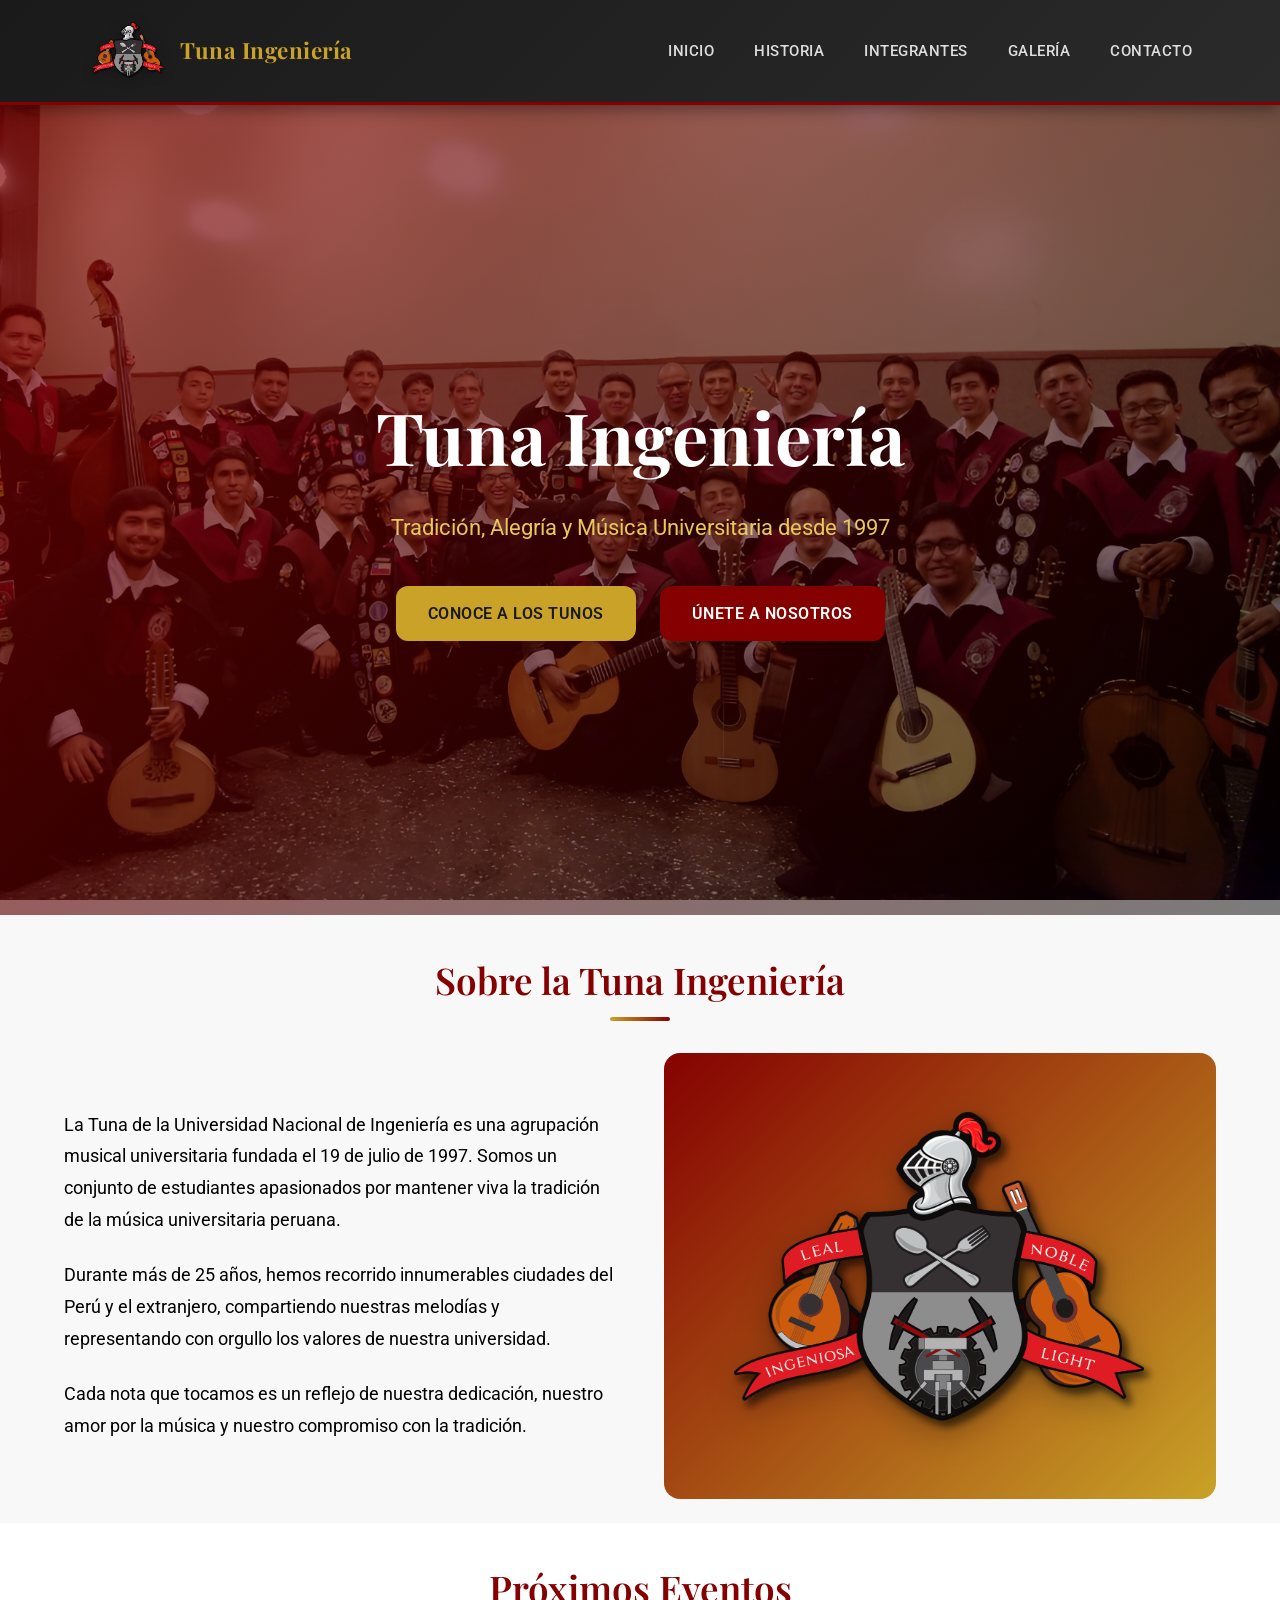
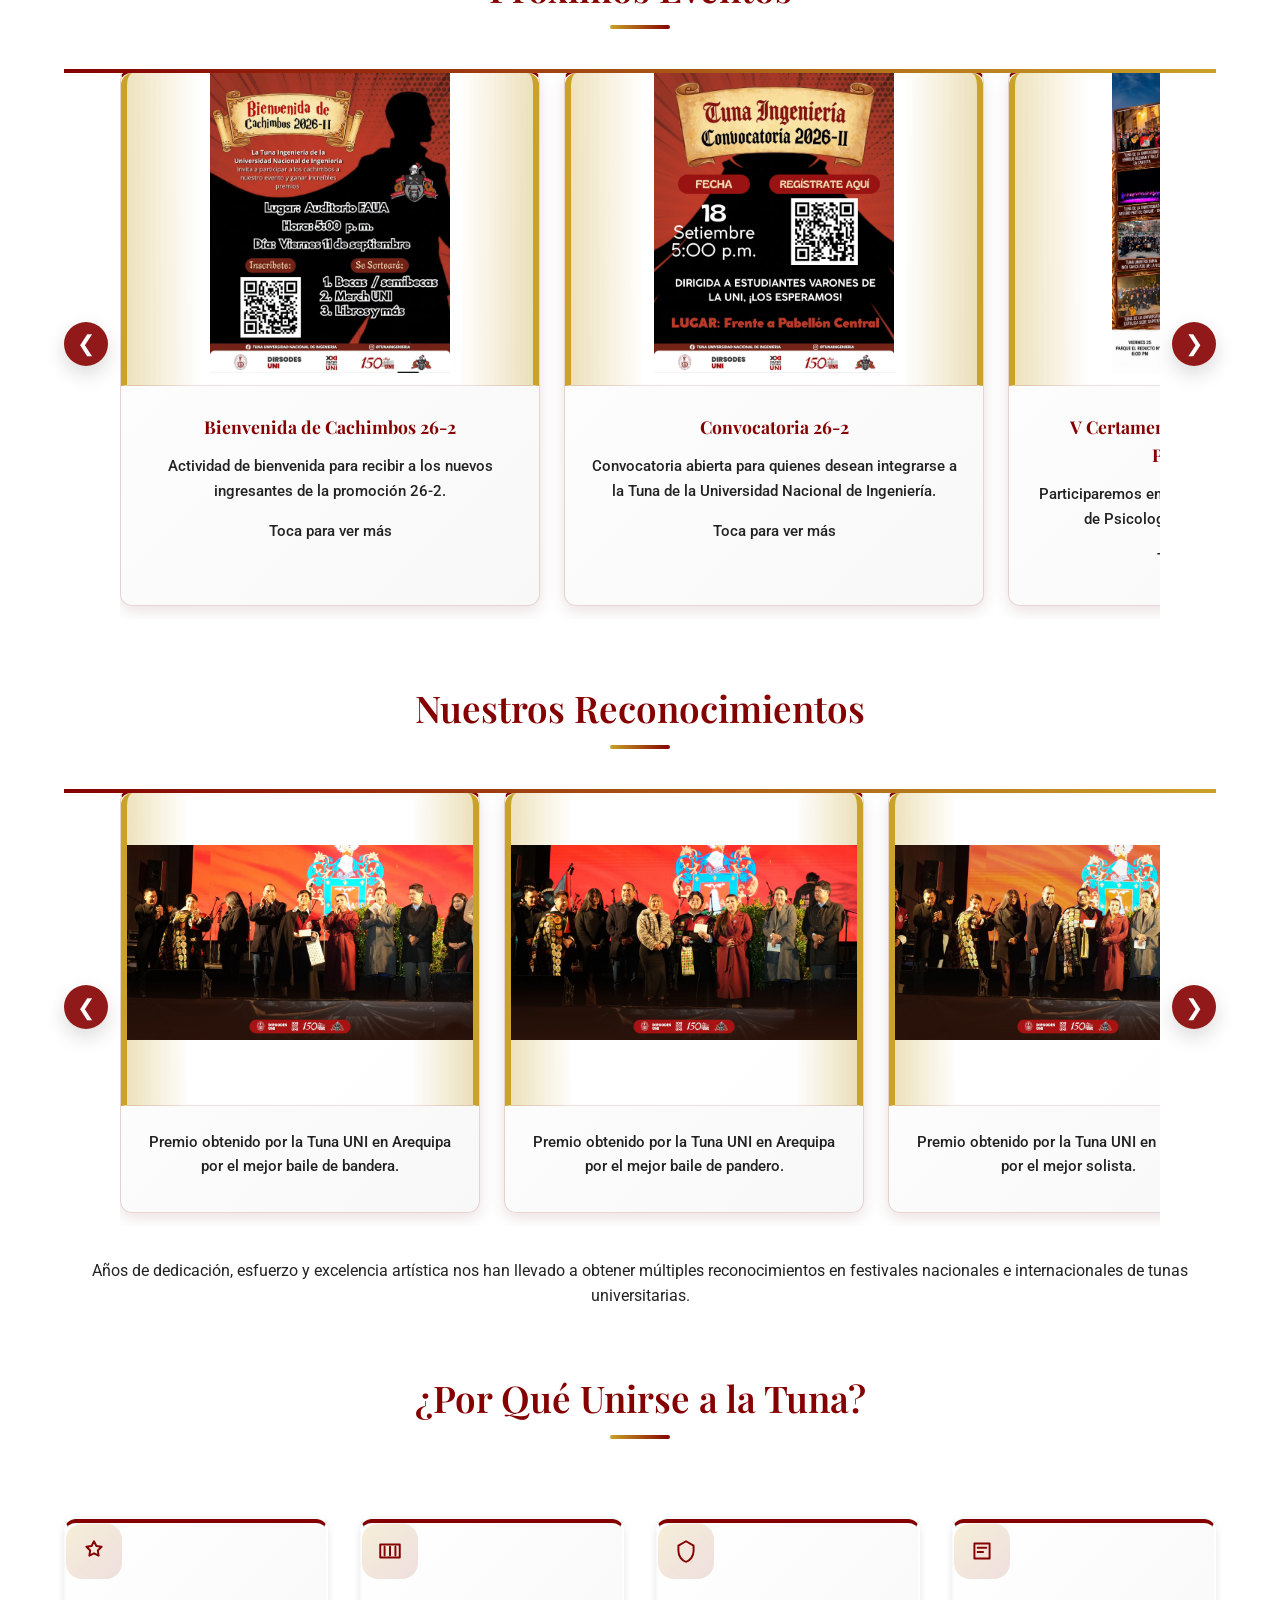
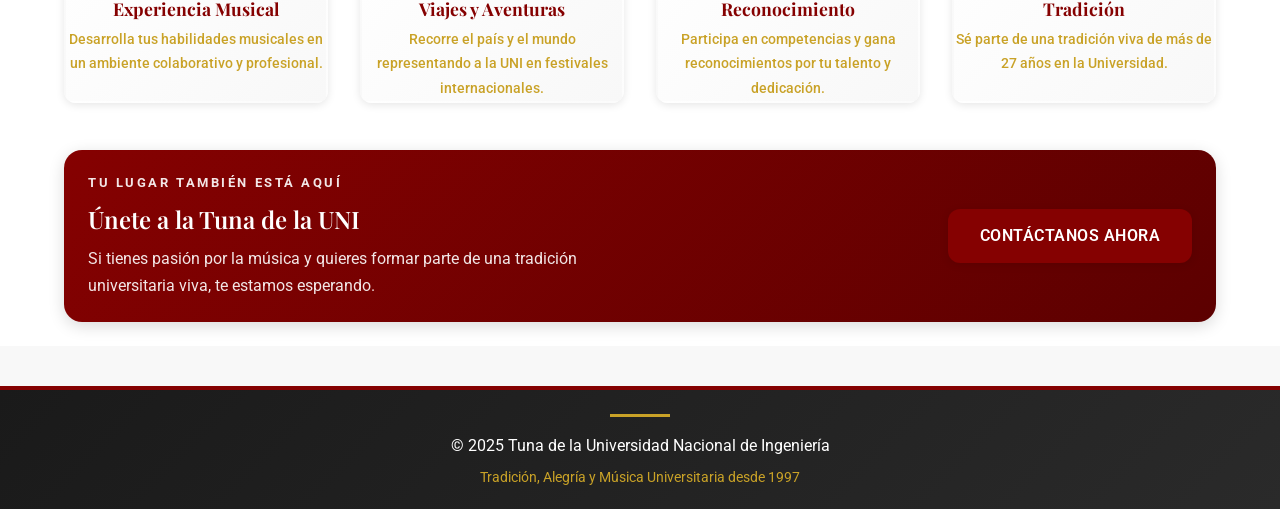
<file: index.html>
<!DOCTYPE html>
<html lang="es">
<head>
  <meta charset="UTF-8">
  <meta name="viewport" content="width=device-width, initial-scale=1.0">
  <title>Tuna Ingenieria | Tradición y Música Universitaria</title>
  
  <!-- Estilos CSS -->
  <link rel="stylesheet" href="css/styles.css">
  <link rel="stylesheet" href="css/header.css">
  <link rel="stylesheet" href="css/premios.css">
  
  <!-- Google Fonts -->
  <link href="https://fonts.googleapis.com/css2?family=Playfair+Display:wght@600;700&family=Roboto:wght@400;500;700&display=swap" rel="stylesheet">
  
  <!-- Scripts -->
  <script src="js/header.js" defer></script>
  <script src="js/gallery-data.js"></script>
  <script src="js/premios.js" defer></script>
</head>
<body>
  <!-- Header dinámico -->
  <div class="header-placeholder"></div>

  <!-- ==================== HERO SECTION ==================== -->
  <section id="inicio" class="hero">
    <div class="hero-overlay">
      <div class="hero-content">
        <h1 style="font-size: clamp(2.5rem, 8vw, 4.5rem); margin-bottom: 1rem; font-weight: 700;">Tuna Ingeniería</h1>
        <p style="font-size: clamp(1rem, 3vw, 1.4rem); color: #e6c85d; margin-bottom: 2.5rem;">Tradición, Alegría y Música Universitaria desde 1997</p>
        <div class="hero-actions">
          <a href="integrantes.html" class="btn btn-secondary">Conoce a los Tunos</a>
          <a href="#unirse-cta" class="btn" data-scroll-target="#unirse-cta">Únete a Nosotros</a>
        </div>
      </div>
    </div>
  </section>

  <!-- ==================== SECCIÓN: SOBRE LA TUNA ==================== -->
  <section id="sobre" class="section">
    <div class="container">
      <h2>Sobre la Tuna Ingeniería</h2>
      <div style="display: grid; grid-template-columns: 1fr 1fr; gap: 3rem; align-items: center; margin-top: 2rem;">
        <div>
          <p style="font-size: 1.1rem; line-height: 1.8; color: #000; margin-bottom: 1.5rem;">
            La Tuna de la Universidad Nacional de Ingeniería es una agrupación musical universitaria fundada el 19 de julio de 1997. 
            Somos un conjunto de estudiantes apasionados por mantener viva la tradición de la música universitaria peruana.
          </p>
          <p style="font-size: 1.1rem; line-height: 1.8; color: #000; margin-bottom: 1.5rem;">
            Durante más de 25 años, hemos recorrido innumerables ciudades del Perú y el extranjero, compartiendo nuestras melodías 
            y representando con orgullo los valores de nuestra universidad.
          </p>
          <p style="font-size: 1.1rem; line-height: 1.8; color: #000;">
            Cada nota que tocamos es un reflejo de nuestra dedicación, nuestro amor por la música y nuestro compromiso con la tradición.
          </p>
        </div>
        <div style="background: linear-gradient(135deg, var(--primary-color), var(--accent-gold)); border-radius: 16px; padding: 3rem; color: white; text-align: center; display: flex; align-items: center; justify-content: center; min-height: 400px;">
          <img src="img/branding/logotuna.png" alt="Escudo Tuna UNI" style="max-width: 100%; height: auto; max-height: 350px; filter: drop-shadow(0 8px 16px rgba(0,0,0,0.3));">
        </div>
      </div>
    </div>
  </section>

  <!-- ==================== SECCIÓN: PRÓXIMOS EVENTOS ==================== -->
  <section id="eventos" class="section bg-light">
    <div class="container">
      <h2>Próximos Eventos</h2>
      <div class="event-slider-wrap">
        <button class="event-slider-btn prev" aria-label="Evento anterior">❮</button>
        <div class="event-list" aria-label="Lista de próximos eventos">
          <article class="card event-card" data-event="bienvenida-cachimbos" data-image="img/eventos/BienvenidaCachimbos26-2.jpeg">
            <div class="event-card-media">
              <img src="img/eventos/BienvenidaCachimbos26-2.jpeg" alt="Bienvenida de Cachimbos 26-2">
            </div>
            <div class="event-card-body">
              <h3>Bienvenida de Cachimbos 26-2</h3>
              <p>Actividad de bienvenida para recibir a los nuevos ingresantes de la promoción 26-2.</p>
              <p class="event-card-more">Toca para ver más</p>
            </div>
          </article>

          <article class="card event-card" data-event="festival-nacional" data-image="img/eventos/Convocatoria262.jpeg">
            <div class="event-card-media">
              <img src="img/eventos/Convocatoria262.jpeg" alt="Convocatoria 2026-II de la Tuna Ingeniería">
            </div>
            <div class="event-card-body">
              <h3>Convocatoria 26-2</h3>
              <p>Convocatoria abierta para quienes desean integrarse a la Tuna de la Universidad Nacional de Ingeniería.</p>
              <p class="event-card-more">Toca para ver más</p>
            </div>
          </article>

          <article class="card event-card" data-event="certamen-psicologia-uigv" data-image="img/eventos/CertamenPsicologiaGarcilazo.jpeg">
            <div class="event-card-media">
              <img src="img/eventos/CertamenPsicologiaGarcilazo.jpeg" alt="V Certamen Internacional de Tunas Psicología UIGV">
            </div>
            <div class="event-card-body">
              <h3>V Certamen Internacional de Tunas | Psicología UIGV</h3>
              <p>Participaremos en el certamen internacional de tunas de Psicología UIGV, en Miraflores, Lima.</p>
              <p class="event-card-more">Toca para ver más</p>
            </div>
          </article>

          <article class="card event-card" data-event="fituni" data-image="img/eventos/proximamente-fituni.svg">
            <div class="event-card-media">
              <img src="img/eventos/proximamente-fituni.svg" alt="FITUNI proximamente">
            </div>
            <div class="event-card-body">
              <h3>FITUNI</h3>
              <p>Participación de la Tuna UNI en el Festival Internacional de Tunas Universitarias 2026.</p>
              <p class="event-card-more">Toca para ver más</p>
            </div>
          </article>
        </div>
        <button class="event-slider-btn next" aria-label="Siguiente evento">❯</button>
      </div>
    </div>
  </section>

  <!-- ==================== SECCIÓN: RECONOCIMIENTOS ==================== -->
  <section id="galeria" class="section bg-light">
    <div class="container">
      <h2>Nuestros Reconocimientos</h2>
      <div class="event-slider-wrap recognition-slider-wrap">
        <button class="event-slider-btn prev" aria-label="Reconocimiento anterior">❮</button>
        <div class="event-list recognition-list" aria-label="Lista de reconocimientos"></div>
        <button class="event-slider-btn next" aria-label="Siguiente reconocimiento">❯</button>
      </div>

      <p style="text-align: center; color: #222; margin-top: 2rem; font-size: 1rem;">
        Años de dedicación, esfuerzo y excelencia artística nos han llevado a obtener múltiples reconocimientos 
        en festivales nacionales e internacionales de tunas universitarias.
      </p>
    </div>
  </section>

  <!-- ==================== SECCIÓN: POR QUÉ UNIRSE ==================== -->
  <section id="unirse" class="section bg-light" data-final-section="true">
    <div class="container">
      <h2>¿Por Qué Unirse a la Tuna?</h2>
      <div class="card-grid" style="margin-top: 3rem;">
        <div class="card join-card">
          <div class="join-icon" aria-hidden="true">
            <svg viewBox="0 0 24 24"><path d="M12 3l2.2 4.4 4.8.7-3.5 3.4.8 4.8-4.3-2.2-4.3 2.2.8-4.8-3.5-3.4 4.8-.7L12 3z"/></svg>
          </div>
          <h3>Experiencia Musical</h3>
          <p>Desarrolla tus habilidades musicales en un ambiente colaborativo y profesional.</p>
        </div>

        <div class="card join-card">
          <div class="join-icon" aria-hidden="true">
            <svg viewBox="0 0 24 24"><path d="M3 6h18v12H3zM7 8v8m5-8v8m5-8v8"/></svg>
          </div>
          <h3>Viajes y Aventuras</h3>
          <p>Recorre el país y el mundo representando a la UNI en festivales internacionales.</p>
        </div>

        <div class="card join-card">
          <div class="join-icon" aria-hidden="true">
            <svg viewBox="0 0 24 24"><path d="M12 3l7 4v5c0 4.7-3.1 8.9-7 10-3.9-1.1-7-5.3-7-10V7l7-4z"/></svg>
          </div>
          <h3>Reconocimiento</h3>
          <p>Participa en competencias y gana reconocimientos por tu talento y dedicación.</p>
        </div>

        <div class="card join-card">
          <div class="join-icon" aria-hidden="true">
            <svg viewBox="0 0 24 24"><path d="M5 5h14v14H5zM8 9h8M8 13h5"/></svg>
          </div>
          <h3>Tradición</h3>
          <p>Sé parte de una tradición viva de más de 27 años en la Universidad.</p>
        </div>

      </div>

      <div id="unirse-cta" class="join-cta-panel">
        <div>
          <p class="join-cta-eyebrow">Tu lugar también está aquí</p>
          <h3>Únete a la Tuna de la UNI</h3>
          <p>Si tienes pasión por la música y quieres formar parte de una tradición universitaria viva, te estamos esperando.</p>
        </div>
        <a href="contacto.html" class="btn">Contáctanos Ahora</a>
      </div>
    </div>
  </section>

  <!-- ==================== MODAL DE EVENTO ==================== -->
  <div id="event-modal-overlay" class="event-modal-overlay" aria-hidden="true">
    <div class="event-modal" role="dialog" aria-modal="true" aria-labelledby="event-modal-title">
      <button id="event-modal-close" class="event-modal-close" aria-label="Cerrar">✕</button>
      <div class="event-modal-media">
        <img id="event-modal-image" src="img/fondos/Calidad.jpg" alt="Imagen del evento">
      </div>
      <div class="event-modal-body">
        <p id="event-modal-badge" class="event-modal-badge">Próximo evento</p>
        <h3 id="event-modal-title"></h3>
        <p id="event-modal-subtitle" class="event-modal-subtitle"></p>
        <p id="event-modal-description"></p>
        <p id="event-modal-date"></p>
        <p id="event-modal-location"></p>
      </div>
    </div>
  </div>

  <!-- ==================== FOOTER ==================== -->
  <footer class="footer">
    <div class="container">
      <p style="margin-bottom: 0.5rem;">&copy; 2025 Tuna de la Universidad Nacional de Ingeniería</p>
      <p style="font-size: 0.9rem; color: var(--accent-gold);">Tradición, Alegría y Música Universitaria desde 1997</p>
    </div>
  </footer>
</body>
</html>
</file>
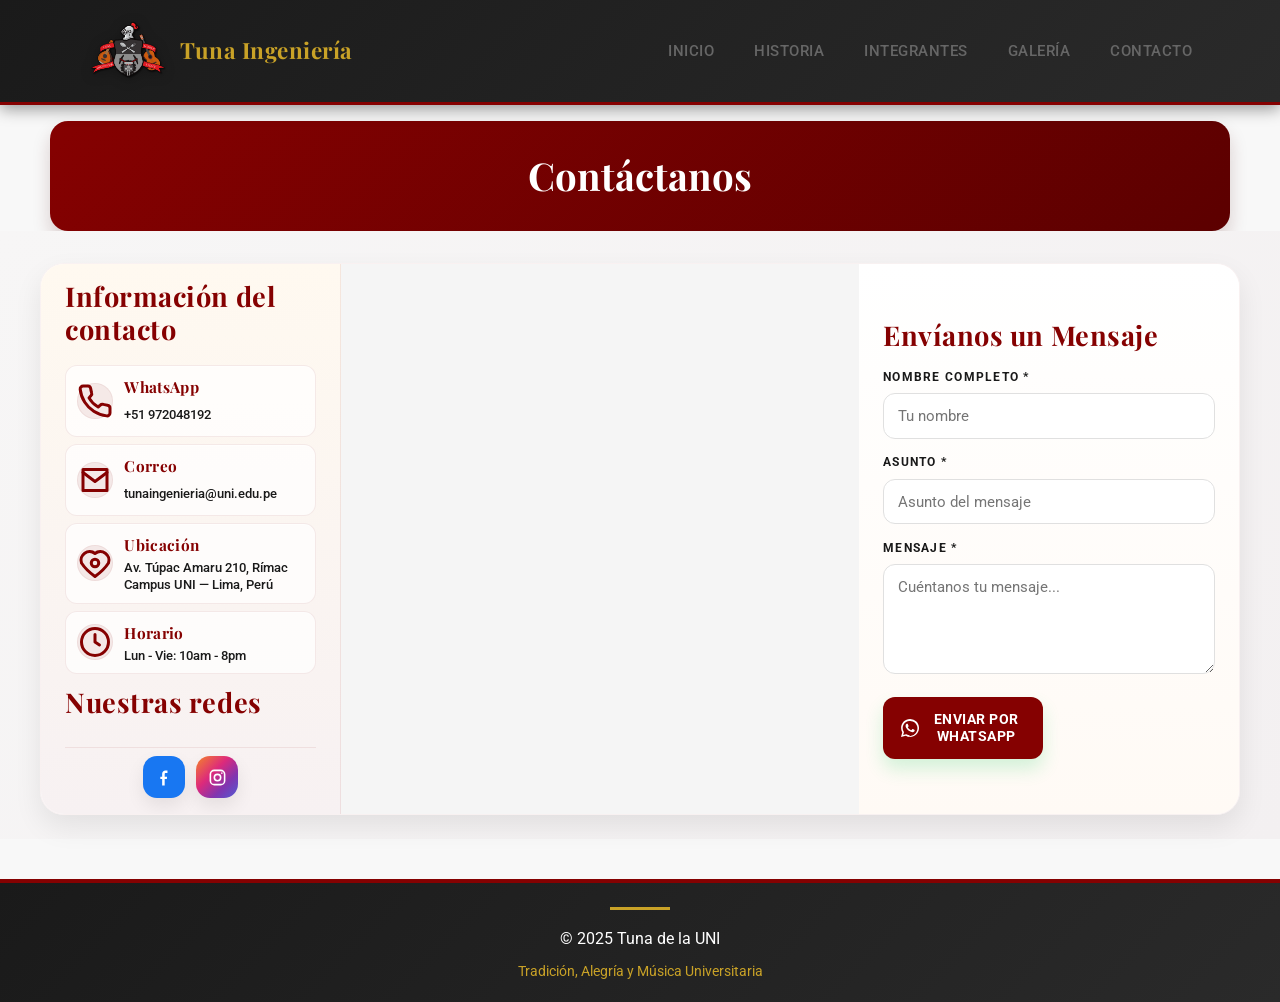
<file: contacto.html>
<!DOCTYPE html>
<html lang="es">
<head>
  <meta charset="UTF-8" />
  <meta name="viewport" content="width=device-width, initial-scale=1.0" />
  <title>Contacto | Tuna UNI</title>

  <!-- Estilos -->
  <script src="js/header.js" defer></script>
  <link rel="stylesheet" href="css/header.css" />
  <link rel="stylesheet" href="css/styles.css" />
  
  <link href="https://fonts.googleapis.com/css2?family=Playfair+Display:wght@600;700&family=Roboto:wght@400;500;700&display=swap" rel="stylesheet">

  <style>
    /* ==================== HEADER IMAGE ==================== */
    .header-image {
      width: min(1180px, calc(100% - 2rem));
      min-height: 110px;
      margin: 1rem auto 0;
      padding: 0.8rem 1rem;
      overflow: hidden;
      background: linear-gradient(135deg, var(--primary-color), var(--primary-dark));
      display: flex;
      align-items: center;
      justify-content: center;
      color: white;
      text-align: center;
      border-radius: 18px;
      box-shadow: 0 10px 18px rgba(84, 16, 16, 0.18);
    }

    .header-image h1 {
      font-size: clamp(1.8rem, 4vw, 2.4rem);
      margin: 0;
      font-weight: 700;
    }

    /* ==================== CONTACT SECTION ==================== */
    .contact-section {
      padding: 2rem 1rem 1.5rem;
      display: flex;
      justify-content: center;
      background: linear-gradient(135deg, #f7f6f6 0%, #f3f0f1 100%);
    }

    .contact-container {
      display: grid;
      grid-template-columns: 300px 1fr 380px;
      max-width: 1200px;
      width: 100%;
      gap: 0;
      background: rgba(255,255,255,0.9);
      border-radius: 24px;
      box-shadow: 0 12px 28px rgba(17, 17, 17, 0.08);
      overflow: hidden;
      border: 1px solid rgba(133, 1, 1, 0.05);
    }

    .contact-info,
    .contact-map,
    .contact-form-wrapper {
      padding: 1.6rem 1.5rem;
    }

    /* ==================== INFORMACIÓN ==================== */
    .contact-info {
      background: linear-gradient(180deg, #fff9f0 0%, #f7f1f2 100%);
      color: var(--text-dark);
      display: flex;
      flex-direction: column;
      justify-content: flex-start;
      gap: 0.45rem;
      border-right: 1px solid rgba(133, 1, 1, 0.08);
      padding-top: 1rem;
      padding-bottom: 1rem;
    }

    .contact-info-title,
    .contact-form-wrapper h2,
    .social-title {
      margin: 0 0 0.8rem;
      font-size: 1.7rem;
      color: var(--primary-color);
      font-weight: 700;
      letter-spacing: 0.02em;
      font-family: 'Playfair Display', serif;
      line-height: 1.2;
    }

    .social-title {
      margin-top: 0.3rem;
      margin-bottom: 0.55rem;
    }

    .info-item {
      display: flex;
      gap: 0.7rem;
      align-items: center;
      background: rgba(255, 255, 255, 0.7);
      border: 1px solid rgba(133, 1, 1, 0.08);
      border-radius: 12px;
      padding: 0.56rem 0.7rem;
      box-shadow: inset 0 1px 0 rgba(255,255,255,0.4);
    }

    .info-item .icon {
      width: 36px;
      height: 36px;
      border-radius: 50%;
      background: rgba(133, 1, 1, 0.08);
      color: var(--primary-color);
      display: flex;
      align-items: center;
      justify-content: center;
      font-size: 1rem;
      flex-shrink: 0;
      box-shadow: inset 0 0 0 1px rgba(133, 1, 1, 0.06);
    }

    .info-item h4 {
      font-size: 0.96rem;
      margin: 0 0 0.1rem;
      font-weight: 700;
      color: var(--primary-color);
      letter-spacing: 0.02rem;
      font-family: 'Playfair Display', serif;
    }

    .info-item p,
    .info-item a {
      font-size: 0.8rem;
      margin: 0;
      color: var(--text-dark);
      line-height: 1.35;
      font-weight: 500;
      font-family: 'Roboto', sans-serif;
    }

    .info-item a {
      text-decoration: none;
      transition: opacity 0.2s ease;
    }

    .info-item a:hover {
      opacity: 0.8;
    }

    .social-rail {
      display: flex;
      align-items: center;
      justify-content: center;
      gap: 0.7rem;
      margin-top: 0.8rem;
      padding-top: 0.5rem;
      border-top: 1px solid rgba(133, 1, 1, 0.08);
    }

    .social-mini {
      width: 42px;
      height: 42px;
      border-radius: 14px;
      display: inline-flex;
      align-items: center;
      justify-content: center;
      text-decoration: none;
      transition: transform 0.25s ease, box-shadow 0.25s ease;
      box-shadow: 0 8px 18px rgba(17, 17, 17, 0.08);
    }

    .social-mini:hover {
      transform: translateY(-2px);
    }

    .social-mini.facebook {
      background: #1877F2;
      color: #fff;
    }

    .social-mini.instagram {
      background: linear-gradient(135deg, #f58529 0%, #dd2a7b 40%, #8134af 70%, #515bd4 100%);
      color: #fff;
    }

    .social-mini svg {
      width: 19px;
      height: 19px;
      display: block;
    }

    /* ==================== MAPA ==================== */
    .contact-map {
      padding: 0;
      overflow: hidden;
      min-height: 320px;
      background: #f5f5f5;
    }

    .contact-map iframe {
      width: 100%;
      height: 100%;
      min-height: 320px;
      border: none;
      display: block;
      filter: grayscale(0.1) contrast(1.05);
    }

    /* ==================== FORMULARIO ==================== */
    .contact-form-wrapper {
      display: flex;
      flex-direction: column;
      justify-content: center;
      background: linear-gradient(180deg, #ffffff 0%, #fffaf5 100%);
    }

    .contact-form-wrapper h2 {
      font-size: 1.7rem;
      color: var(--primary-color);
      margin: 0 0 1rem;
      font-weight: 700;
    }

    .contact-form {
      display: flex;
      flex-direction: column;
      gap: 0.9rem;
    }

    .form-group {
      display: flex;
      flex-direction: column;
    }

    .form-group label {
      font-size: 0.76rem;
      font-weight: 700;
      color: var(--text-dark);
      margin-bottom: 0.38rem;
      text-transform: uppercase;
      letter-spacing: 0.08rem;
    }

    .contact-form input,
    .contact-form textarea {
      padding: 0.8rem 0.9rem;
      border: 1.5px solid var(--border-color);
      border-radius: 12px;
      background: var(--bg-white);
      font-size: 0.92rem;
      font-family: 'Roboto', sans-serif;
      color: var(--text-dark);
      transition: var(--transition);
    }

    .contact-form input:focus,
    .contact-form textarea:focus {
      outline: none;
      border-color: var(--primary-color);
      box-shadow: 0 0 0 4px rgba(133, 1, 1, 0.08);
    }

    .contact-form textarea {
      resize: vertical;
      min-height: 110px;
    }

    .form-error {
      border-color: #e74c3c !important;
    }

    .error-message {
      color: #e74c3c;
      font-size: 0.8rem;
      margin-top: 0.3rem;
      display: none;
    }

    .error-message.show {
      display: block;
    }

    .contact-actions {
      display: grid;
      grid-template-columns: 1fr 1fr;
      gap: 0.8rem;
      margin-top: 0.5rem;
    }

    .contact-form button,
    .btn-whatsapp {
      display: inline-flex;
      align-items: center;
      justify-content: center;
      gap: 0.55rem;
      padding: 0.9rem 1.1rem;
      border: none;
      border-radius: var(--radius-md);
      cursor: pointer;
      font-size: 0.9rem;
      font-weight: 700;
      transition: var(--transition);
      text-transform: uppercase;
      letter-spacing: 0.5px;
      text-decoration: none;
      font-family: 'Roboto', sans-serif;
    }

    .contact-form button {
      background: var(--primary-color);
      color: white;
    }

    .contact-form button:hover {
      background: var(--primary-dark);
      transform: translateY(-2px);
      box-shadow: var(--shadow-md);
    }

    .contact-form button:active {
      transform: translateY(0);
    }

    .btn-whatsapp {
      background: #25D366;
      color: white;
      box-shadow: 0 10px 18px rgba(37, 211, 102, 0.2);
    }

    .btn-whatsapp:hover {
      background: #20ba5a;
      transform: translateY(-2px);
      box-shadow: 0 12px 22px rgba(37, 211, 102, 0.28);
    }

    .btn-whatsapp svg {
      width: 18px;
      height: 18px;
      display: block;
      flex-shrink: 0;
    }

    .success-message {
      background: #2ecc71;
      color: white;
      padding: 1rem;
      border-radius: var(--radius-md);
      margin-bottom: 1rem;
      display: none;
    }

    .success-message.show {
      display: block;
      animation: slideInDown 0.3s ease;
    }

    @keyframes slideInDown {
      from {
        opacity: 0;
        transform: translateY(-20px);
      }
      to {
        opacity: 1;
        transform: translateY(0);
      }
    }

    /* ==================== RESPONSIVE ==================== */
    @media (max-width: 1024px) {
      .contact-container {
        grid-template-columns: 1fr;
      }

      .contact-info,
      .contact-map,
      .contact-form-wrapper {
        padding: 2.5rem;
      }
    }

    @media (max-width: 768px) {
      .header-image h1 {
        font-size: 1.8rem;
      }

      .contact-info,
      .contact-map,
      .contact-form-wrapper {
        padding: 2rem 1.5rem;
      }

      .contact-map iframe {
        min-height: 300px;
      }
    }

    @media (max-width: 480px) {
      .contact-info {
        gap: 2rem;
      }

      .contact-actions {
        grid-template-columns: 1fr;
      }

      .contact-form input,
      .contact-form textarea {
        font-size: 16px;
      }
    }
  </style>
</head>

<body>
  <!-- Header cargado desde archivo -->
  <div class="header-placeholder"></div>

  <!-- Header Image -->
  <div class="header-image">
    <h1>Contáctanos</h1>
  </div>

  <!-- Sección de contacto -->
  <section class="contact-section">
    <div class="contact-container">

      <!-- Información de contacto -->
      <div class="contact-info">
        <div class="contact-info-title">Información del contacto</div>
        <div class="info-item">
          <div class="icon" aria-hidden="true">
            <svg viewBox="0 0 24 24" fill="none" stroke="currentColor" stroke-width="2" stroke-linecap="round" stroke-linejoin="round" aria-hidden="true"><path d="M22 16.92v3a2 2 0 0 1-2.18 2 19.86 19.86 0 0 1-8.63-3.07 19.5 19.5 0 0 1-6-6A19.86 19.86 0 0 1 2.12 4.18 2 2 0 0 1 4.11 2h3a2 2 0 0 1 2 1.72c.12.9.33 1.78.6 2.64a2 2 0 0 1-.45 2.11L8 9.91a16 16 0 0 0 6.09 6.09l1.44-1.26a2 2 0 0 1 2.11-.45c.86.27 1.74.48 2.64.6A2 2 0 0 1 22 16.92z"/></svg>
          </div>
          <div>
            <h4>WhatsApp</h4>
            <a href="https://wa.me/51972048192" target="_blank" rel="noopener">+51 972048192</a>
          </div>
        </div>

        <div class="info-item">
          <div class="icon" aria-hidden="true">
            <svg viewBox="0 0 24 24" fill="none" stroke="currentColor" stroke-width="2" stroke-linecap="round" stroke-linejoin="round" aria-hidden="true"><path d="M4 5h16v14H4z"/><path d="M4 7l8 6 8-6"/></svg>
          </div>
          <div>
            <h4>Correo</h4>
            <a href="mailto:tunaingenieria@uni.edu.pe">tunaingenieria@uni.edu.pe</a>
          </div>
        </div>

        <div class="info-item">
          <div class="icon" aria-hidden="true">
            <svg viewBox="0 0 24 24" fill="none" stroke="currentColor" stroke-width="2" stroke-linecap="round" stroke-linejoin="round" aria-hidden="true"><path d="M12 21s-6-4.35-9-9A5.74 5.74 0 0 1 12 5.64 5.74 5.74 0 0 1 21 12c-3 4.65-9 9-9 9z"/><circle cx="12" cy="12" r="2.5"/></svg>
          </div>
          <div>
            <h4>Ubicación</h4>
            <p>Av. Túpac Amaru 210, Rímac<br>Campus UNI — Lima, Perú</p>
          </div>
        </div>

        <div class="info-item">
          <div class="icon" aria-hidden="true">
            <svg viewBox="0 0 24 24" fill="none" stroke="currentColor" stroke-width="2" stroke-linecap="round" stroke-linejoin="round" aria-hidden="true"><circle cx="12" cy="12" r="9"/><path d="M12 7v5l3 2"/></svg>
          </div>
          <div>
            <h4>Horario</h4>
            <p>Lun - Vie: 10am - 8pm</p>
          </div>
        </div>

        <div class="social-title">Nuestras redes</div>
        <div class="social-rail" aria-label="Redes sociales de la Tuna UNI">
          <a class="social-mini facebook" href="https://www.facebook.com/tunaingenieria" target="_blank" rel="noopener" aria-label="Facebook" title="tunaingenieria">
            <svg viewBox="0 0 24 24" fill="currentColor" aria-hidden="true"><path d="M13.5 22v-8h2.7l.4-3h-3.1V7.8c0-.9.3-1.5 1.6-1.5H17V3.2c-.3 0-1.3-.2-2.5-.2-2.5 0-4.2 1.5-4.2 4.4V11H8v3h2.3v8h3.2z"/></svg>
          </a>
          <a class="social-mini instagram" href="https://www.instagram.com/tunaingenieriauni/" target="_blank" rel="noopener" aria-label="Instagram" title="tunaingenieriauni">
            <svg viewBox="0 0 24 24" fill="none" stroke="currentColor" stroke-width="2" stroke-linecap="round" stroke-linejoin="round" aria-hidden="true"><rect x="3" y="3" width="18" height="18" rx="5"/><circle cx="12" cy="12" r="4"/><circle cx="17.5" cy="6.5" r="1" fill="currentColor" stroke="none"/></svg>
          </a>
        </div>
      </div>

      <!-- Mapa -->
      <div class="contact-map">
        <iframe src="https://www.google.com/maps/embed?pb=!1m18!1m12!1m3!1d3900.616478812169!2d-77.0484059!3d-12.0238022!2m3!1f0!2f0!3f0!3m2!1i1024!2i768!4f13.1!3m3!1m2!1s0x9105cf230af7b5e7%3A0x43ae74b7b59a27a0!2sUniversidad%20Nacional%20de%20Ingenier%C3%ADa!5e0!3m2!1ses-419!2spe!4v1712436120000" allowfullscreen="" loading="lazy" referrerpolicy="no-referrer-when-downgrade"></iframe>
      </div>

      <!-- Formulario -->
      <div class="contact-form-wrapper">
        <h2>Envíanos un Mensaje</h2>
        
        <div class="success-message" id="success-message">
          ✓ ¡Mensaje enviado exitosamente! Nos pondremos en contacto pronto.
        </div>

        <form class="contact-form" id="contact-form" novalidate>
          <div class="form-group">
            <label for="name">Nombre Completo *</label>
            <input type="text" id="name" name="name" placeholder="Tu nombre" required>
            <div class="error-message" id="name-error">Por favor ingresa tu nombre</div>
          </div>

          <div class="form-group">
            <label for="subject">Asunto *</label>
            <input type="text" id="subject" name="subject" placeholder="Asunto del mensaje" required>
            <div class="error-message" id="subject-error">Por favor ingresa un asunto</div>
          </div>

          <div class="form-group">
            <label for="message">Mensaje *</label>
            <textarea id="message" name="message" placeholder="Cuéntanos tu mensaje..." required></textarea>
            <div class="error-message" id="message-error">Por favor ingresa un mensaje</div>
          </div>

          <div class="contact-actions">
            <button type="button" id="whatsapp-submit" class="btn-whatsapp">
              <svg viewBox="0 0 24 24" fill="currentColor" aria-hidden="true">
                <path d="M20.52 3.48A11.78 11.78 0 0 0 12.06 0C5.48 0 .12 5.34.12 11.9c0 2.1.55 4.14 1.58 5.94L0 24l6.38-1.67A11.93 11.93 0 0 0 12.08 24c6.58 0 11.94-5.36 11.94-11.94 0-3.2-1.24-6.2-3.5-8.58ZM12.09 21.8a9.82 9.82 0 0 1-5-1.36l-.36-.21-3.78.99 1.01-3.68-.24-.38a9.86 9.86 0 0 1-1.51-5.23 9.85 9.85 0 1 1 17.22 6.96 9.8 9.8 0 0 1-8.94 3.9Zm5.52-7.34c-.3-.15-1.75-.87-2.02-.97-.27-.1-.46-.15-.66.15-.2.3-.77.97-.95 1.17-.17.2-.35.22-.65.07-.3-.16-1.27-.47-2.42-1.5-.9-.8-1.5-1.8-1.68-2.1-.17-.3-.02-.46.13-.61.14-.14.3-.35.45-.52.15-.17.2-.3.3-.5.1-.2.05-.38-.02-.53-.07-.15-.66-1.6-.9-2.2-.23-.6-.47-.5-.66-.5h-.56c-.2 0-.52.08-.8.38-.27.3-1.04 1.01-1.04 2.46s1.06 2.85 1.22 3.05c.15.2 2.1 3.2 5.08 4.49.71.31 1.27.48 1.7.62.71.23 1.36.2 1.87.12.57-.08 1.75-.72 2-1.41.25-.7.25-1.29.18-1.41-.07-.12-.27-.2-.57-.35Z"/></svg>
              Enviar por WhatsApp
            </button>
          </div>
        </form>
      </div>

    </div>
  </section>

  <!-- Footer -->
  <footer class="footer">
    <div class="container">
      <p style="margin-bottom: 0.5rem;">&copy; 2025 Tuna de la UNI</p>
      <p style="font-size: 0.9rem; color: var(--accent-gold);">Tradición, Alegría y Música Universitaria</p>
    </div>
  </footer>

  <script>
    const form = document.getElementById('contact-form');
    const successMessage = document.getElementById('success-message');
    const whatsappSubmit = document.getElementById('whatsapp-submit');

    const getFormValues = () => {
      return {
        name: document.getElementById('name').value.trim(),
        subject: document.getElementById('subject').value.trim(),
        message: document.getElementById('message').value.trim()
      };
    };

    const buildMessage = ({ name, subject, message }) => {
      return [
        'Hola Tuna UNI,',
        '',
        'Datos del contacto:',
        `- Nombre: ${name}`,
        `- Asunto: ${subject}`,
        '',
        'Mensaje:',
        message
      ].join('\n');
    };

    const buildLinks = () => {
      const { name, subject, message } = getFormValues();
      const formattedMessage = buildMessage({ name, subject, message });
      const whatsappLinkUrl = `https://wa.me/51972048192?text=${encodeURIComponent(formattedMessage)}`;
      return { whatsappLinkUrl };
    };

    // Validaciones
    const validations = {
      name: (value) => value.trim().length > 0,
      subject: (value) => value.trim().length > 0,
      message: (value) => value.trim().length > 10
    };

    const validateField = (fieldId) => {
      const field = document.getElementById(fieldId);
      const errorElement = document.getElementById(`${fieldId}-error`);
      const isValid = validations[fieldId](field.value);

      if (!isValid) {
        field.classList.add('form-error');
        errorElement.classList.add('show');
      } else {
        field.classList.remove('form-error');
        errorElement.classList.remove('show');
      }

      return isValid;
    };

    Object.keys(validations).forEach(fieldId => {
      const field = document.getElementById(fieldId);
      field.addEventListener('blur', () => validateField(fieldId));
      field.addEventListener('input', () => validateField(fieldId));
    });

    const openWhatsAppMessage = () => {
      const isFormValid = Object.keys(validations).every(fieldId => validateField(fieldId));
      if (!isFormValid) return;

      const { whatsappLinkUrl } = buildLinks();
      successMessage.classList.add('show');
      form.reset();

      setTimeout(() => {
        successMessage.classList.remove('show');
      }, 3000);

      window.open(whatsappLinkUrl, '_blank', 'noopener,noreferrer');
    };

    form.addEventListener('submit', (e) => {
      e.preventDefault();
      openWhatsAppMessage();
    });

    if (whatsappSubmit) {
      whatsappSubmit.addEventListener('click', openWhatsAppMessage);
    }
  </script>
</body>

</html>
</file>
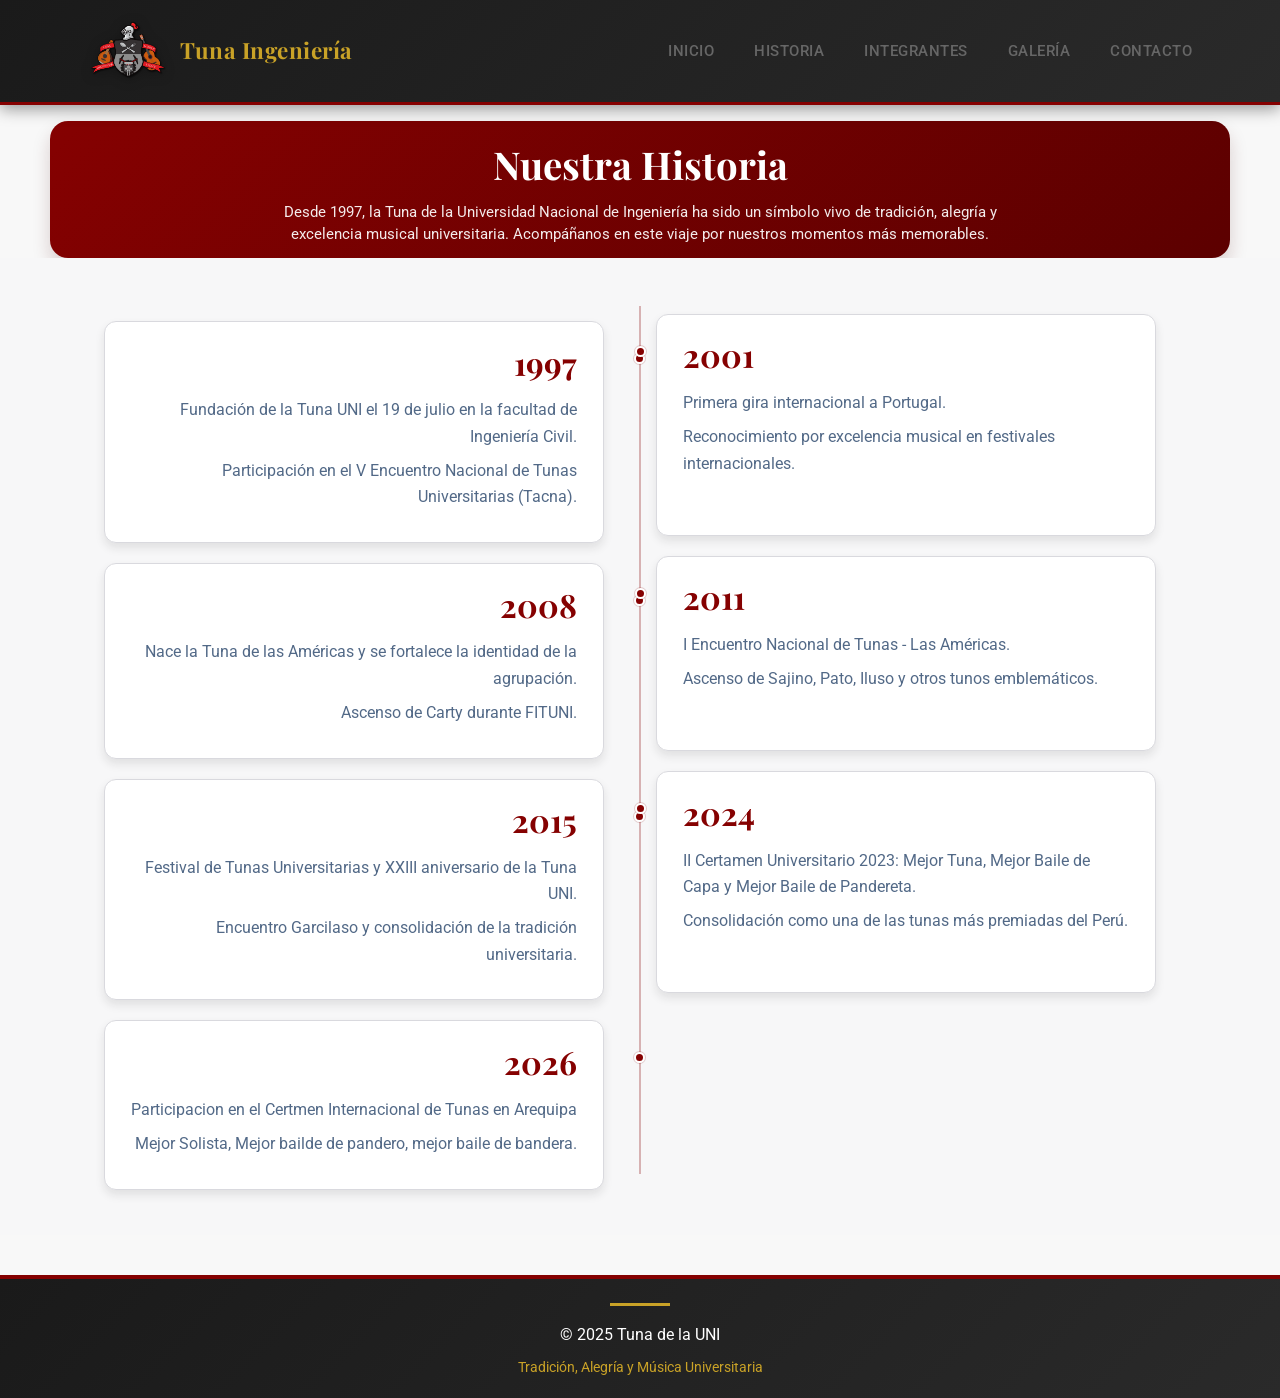
<file: historia.html>
<!DOCTYPE html>
<html lang="es">
<head>
  <meta charset="UTF-8">
  <meta name="viewport" content="width=device-width, initial-scale=1.0">
  <title>Historia | Tuna UNI</title>

  <link rel="stylesheet" href="css/header.css">
  <link rel="stylesheet" href="css/styles.css">
  
  <link href="https://fonts.googleapis.com/css2?family=Playfair+Display:wght@600;700&family=Roboto:wght@400;500;700&display=swap" rel="stylesheet">
  
  <script src="js/header.js" defer></script>

  <style>
    /* ==================== TIMELINE STYLES ==================== */
    .timeline-container {
      padding: 3rem 1rem 2.8rem;
      background: #f7f7f8;
    }

    .timeline-wrapper {
      max-width: 1120px;
      margin: 0 auto;
      position: relative;
      display: grid;
      grid-template-columns: repeat(2, minmax(250px, 1fr));
      gap: 1.25rem 2rem;
      align-items: start;
      padding: 0.5rem 0;
    }

    .timeline-wrapper::before {
      content: '';
      position: absolute;
      left: 50%;
      top: 0;
      width: 2px;
      height: calc(100% - 1rem);
      background: rgba(133, 1, 1, 0.28);
      transform: translateX(-50%);
    }

    .timeline-year {
      position: relative;
      display: flex;
      min-height: 100%;
      opacity: 0;
      animation: fadeInUp 0.6s ease-out forwards;
    }

    .timeline-year.visible {
      opacity: 1;
    }

    .timeline-year:nth-child(odd) {
      justify-content: flex-end;
      padding-right: 1.25rem;
      margin-top: 0.45rem;
      text-align: right;
    }

    .timeline-year:nth-child(even) {
      justify-content: flex-start;
      margin-top: 0;
      text-align: left;
    }

    .timeline-dot {
      position: absolute;
      top: 2rem;
      width: 11px;
      height: 11px;
      background: var(--primary-color);
      border: 2px solid #fff;
      border-radius: 50%;
      z-index: 2;
      box-shadow: 0 0 0 1px rgba(133, 1, 1, 0.18);
    }

    .timeline-year:nth-child(odd) .timeline-dot {
      right: -21px;
    }

    .timeline-year:nth-child(even) .timeline-dot {
      left: -21px;
    }

    .timeline-content {
      position: relative;
      width: min(100%, 500px);
      background: #fff;
      padding: 1.35rem 1.6rem 1.25rem;
      border-radius: 12px;
      border: 1px solid #d9d9de;
      box-shadow: 0 5px 10px rgba(26, 26, 26, 0.1);
      transition: transform 0.22s ease, box-shadow 0.22s ease;
    }

    .timeline-content:hover {
      box-shadow: 0 9px 18px rgba(26, 26, 26, 0.13);
      transform: translateY(-2px);
    }

    .timeline-meta {
      display: flex;
      align-items: center;
      display: block;
      margin-bottom: 0.7rem;
    }

    .timeline-badge {
      display: none;
    }

    .timeline-year h3 {
      color: var(--primary-color);
      font-size: 2rem;
      margin: 0;
      font-weight: 700;
      line-height: 1.2;
      color: var(--primary-color);
    }

    .timeline-events {
      list-style: none;
      padding: 0;
      margin: 0;
    }

    .timeline-events li {
      position: relative;
      padding: 0.25rem 0;
      color: #526987;
      font-size: 1rem;
      line-height: 1.65;
    }

    .timeline-events li:last-child {
      border-bottom: none;
    }

    .history-banner {
      width: min(1180px, calc(100% - 2rem));
      min-height: 130px;
      margin: 1rem auto 0;
      padding: 0.8rem 1rem;
      background: linear-gradient(135deg, var(--primary-color), var(--primary-dark));
      display: flex;
      align-items: center;
      justify-content: center;
      color: white;
      text-align: center;
      border-radius: 18px;
      box-shadow: 0 10px 18px rgba(84, 16, 16, 0.18);
    }

    .history-banner h1 {
      margin: 0;
      font-size: clamp(1.8rem, 4vw, 2.4rem);
      font-weight: 700;
    }

    .history-banner p {
      max-width: 760px;
      margin: 0.45rem auto 0;
      color: rgba(255, 255, 255, 0.92);
      font-size: 0.92rem;
      line-height: 1.45;
    }

    .history-hero-content {
      display: flex;
      flex-direction: column;
      justify-content: flex-end;
      color: white;
    }

    .history-hero-content h1 {
      font-size: clamp(1.8rem, 4vw, 2.4rem);
      margin: 0;
      color: white;
    }

    .history-hero-content p {
      display: block;
    }

    .timeline-image {
      margin-top: 1rem;
      border-radius: 8px;
      overflow: hidden;
      max-width: 200px;
    }

    .timeline-image img {
      width: 100%;
      height: auto;
      display: block;
    }

    @keyframes fadeInUp {
      from {
        opacity: 0;
        transform: translateY(30px);
      }
      to {
        opacity: 1;
        transform: translateY(0);
      }
    }

    /* ==================== RESPONSIVE ==================== */
    @media (max-width: 768px) {
      .timeline-wrapper {
        grid-template-columns: 1fr;
        gap: 1rem;
      }

      .timeline-wrapper::before {
        left: 1rem;
        width: 2px;
      }

      .timeline-year,
      .timeline-year:nth-child(odd),
      .timeline-year:nth-child(even) {
        grid-column: 1;
        width: 100%;
        padding-left: 2.8rem;
        padding-right: 0;
        margin-top: 0;
        text-align: left;
      }

      .timeline-dot {
        left: 1rem;
        right: auto !important;
        transform: translateX(-50%);
      }

      .timeline-content {
        padding: 1.25rem 1.35rem;
      }
    }
  </style>
</head>

<body>
  <!-- Header dinámico -->
  <div class="header-placeholder"></div>

  <!-- Banner de página -->
  <div class="history-banner">
    <div class="history-hero-content">
      <h1>Nuestra Historia</h1>
      <p>Desde 1997, la Tuna de la Universidad Nacional de Ingeniería ha sido un símbolo vivo de tradición, alegría y excelencia musical universitaria. Acompáñanos en este viaje por nuestros momentos más memorables.</p>
    </div>
  </div>

  <!-- Página de Historia -->
  <section class="timeline-container">
    <div class="container">
      <div class="timeline-wrapper" id="timeline">
        <!-- Los años se cargarán dinámicamente aquí -->
      </div>
    </div>
  </section>

  <!-- Footer -->
  <footer class="footer">
    <div class="container">
      <p style="margin-bottom: 0.5rem;">&copy; 2025 Tuna de la UNI</p>
      <p style="font-size: 0.9rem; color: var(--accent-gold);">Tradición, Alegría y Música Universitaria</p>
    </div>
  </footer>

  <script>
    // Datos del timeline
    const eventos = {
      1997: ["Fundación de la Tuna UNI el 19 de julio en la facultad de Ingeniería Civil.", "Participación en el V Encuentro Nacional de Tunas Universitarias (Tacna)."],
      2001: ["Primera gira internacional a Portugal.", "Reconocimiento por excelencia musical en festivales internacionales."],
      2008: ["Nace la Tuna de las Américas y se fortalece la identidad de la agrupación.", "Ascenso de Carty durante FITUNI."],
      2011: ["I Encuentro Nacional de Tunas - Las Américas.", "Ascenso de Sajino, Pato, Iluso y otros tunos emblemáticos."],
      2015: ["Festival de Tunas Universitarias y XXIII aniversario de la Tuna UNI.", "Encuentro Garcilaso y consolidación de la tradición universitaria."],
      2024: ["II Certamen Universitario 2023: Mejor Tuna, Mejor Baile de Capa y Mejor Baile de Pandereta.", "Consolidación como una de las tunas más premiadas del Perú."],
      2026: ["Participacion en el Certmen Internacional de Tunas en Arequipa", "Mejor Solista, Mejor bailde de pandero, mejor baile de bandera."],
    };

    const timelineContainer = document.getElementById('timeline');
    const years = Object.keys(eventos).map(Number).sort((a, b) => a - b);

    // Crear elementos del timeline
    years.forEach(year => {
      const yearDiv = document.createElement('div');
      yearDiv.className = 'timeline-year';
      
      const dot = document.createElement('div');
      dot.className = 'timeline-dot';
      
      const content = document.createElement('div');
      content.className = 'timeline-content';
      
      content.innerHTML = `
        <div class="timeline-meta">
          <div class="timeline-badge">✦</div>
          <h3>${year}</h3>
        </div>
        <ul class="timeline-events">
          ${eventos[year].map(evento => `<li>${evento}</li>`).join('')}
        </ul>
      `;
      
      yearDiv.appendChild(dot);
      yearDiv.appendChild(content);
      timelineContainer.appendChild(yearDiv);
    });

    // Observer para animación al hacer scroll
    const observerOptions = {
      threshold: 0.1,
      rootMargin: '0px 0px -100px 0px'
    };

    const observer = new IntersectionObserver((entries) => {
      entries.forEach(entry => {
        if (entry.isIntersecting) {
          entry.target.classList.add('visible');
        }
      });
    }, observerOptions);

    document.querySelectorAll('.timeline-year').forEach(year => {
      observer.observe(year);
    });
  </script>
</body>
</html>
</file>
<file: css/styles.css>
/* styles.css - Estilos globales mejorados */
:root {
  --primary-color: #850101;
  --primary-dark: #5c0000;
  --accent-gold: #c9a227;
  --accent-gold-light: #e6c85d;
  --text-dark: #1a1a1a;
  --text-light: #666;
  --bg-light: #f8f8f8;
  --bg-white: #ffffff;
  --border-color: #e0e0e0;
  --shadow-sm: 0 2px 8px rgba(0, 0, 0, 0.1);
  --shadow-md: 0 4px 16px rgba(0, 0, 0, 0.15);
  --shadow-lg: 0 8px 24px rgba(0, 0, 0, 0.2);
  --transition: all 0.3s cubic-bezier(0.25, 0.46, 0.45, 0.94);
  --radius-sm: 8px;
  --radius-md: 12px;
  --radius-lg: 16px;
}

html {
  scroll-behavior: smooth;
}

* {
  margin: 0;
  padding: 0;
  box-sizing: border-box;
}

body {
  font-family: 'Roboto', sans-serif;
  line-height: 1.6;
  background-color: var(--bg-light);
  color: var(--text-dark);
}

body.modal-open {
  overflow: hidden;
}

headers, h1, h2, h3, h4, h5, h6 {
  font-family: 'Playfair Display', serif;
  font-weight: 600;
}

a {
  text-decoration: none;
  color: inherit;
}

.container {
  width: 90%;
  max-width: 1200px;
  margin: 0 auto;
}

/* ==================== HERO SECTION ==================== */
.hero {
  background: url('../img/fondos/Calidad.jpg') no-repeat center center;
  background-size: cover;
  background-attachment: fixed;
  height: 90vh;
  position: relative;
  display: flex;
  align-items: center;
  justify-content: center;
}

.hero-overlay {
  background: linear-gradient(135deg, rgba(133, 1, 1, 0.7) 0%, rgba(0, 0, 0, 0.5) 100%);
  width: 100%;
  height: 100%;
  display: flex;
  align-items: center;
  justify-content: center;
}

.hero-content {
  color: white;
  text-align: center;
  padding: 2rem;
  animation: fadeInUp 1s ease-out;
}

.hero-content h2 {
  font-size: clamp(2rem, 8vw, 4rem);
  margin-bottom: 1rem;
  font-weight: 700;
}

.hero-content p {
  font-size: clamp(1rem, 3vw, 1.5rem);
  color: var(--accent-gold-light);
  margin-bottom: 2rem;
}

/* ==================== SECTIONS ==================== */
.section {
  padding: 2.25rem 0 1.5rem;
}

.section h2 {
  text-align: center;
  margin-bottom: 1.8rem;
  font-size: clamp(1.6rem, 4.2vw, 2.3rem);
  color: var(--primary-color);
  position: relative;
  padding-bottom: 0.7rem;
}

.section h2::after {
  content: '';
  position: absolute;
  bottom: 0;
  left: 50%;
  transform: translateX(-50%);
  width: 60px;
  height: 4px;
  background: linear-gradient(to right, var(--accent-gold), var(--primary-color));
  border-radius: 2px;
}

/* ==================== CARDS ==================== */
.bg-light {
  background-color: var(--bg-white);
}

.bg-secondary {
  background: linear-gradient(135deg, #f8f8f8 0%, #fafafa 100%);
}

.card-grid {
  display: grid;
  grid-template-columns: repeat(auto-fit, minmax(240px, 1fr));
  gap: 1.2rem;
  padding-top: 0.75rem;
}

.card {
  background: var(--bg-white);
  padding: 1.2rem;
  text-align: center;
  border-radius: var(--radius-lg);
  box-shadow: var(--shadow-sm);
  transition: var(--transition);
  border: 2px solid transparent;
  overflow: hidden;
}

.card::before {
  content: '';
  position: absolute;
  top: 0;
  left: 0;
  width: 100%;
  height: 4px;
  background: linear-gradient(to right, var(--primary-color), var(--accent-gold));
}

.card:hover {
  transform: translateY(-8px);
  box-shadow: var(--shadow-lg);
  border-color: var(--accent-gold);
}

.card h3 {
  color: var(--primary-color);
  font-size: 1.1rem;
  margin: 0.7rem 0 0.35rem;
}

.card p {
  color: #333;
  font-size: 0.9rem;
}

.card img {
  border-radius: var(--radius-md);
  margin-bottom: 0.75rem;
  width: 100%;
  height: 220px;
  object-fit: cover;
  transition: var(--transition);
}

.card:hover img {
  transform: scale(1.05);
}

/* ==================== BUTTONS ==================== */
.hero-actions {
  display: flex;
  gap: 1.5rem;
  justify-content: center;
  flex-wrap: wrap;
}

.btn {
  display: inline-block;
  padding: 0.9rem 2rem;
  background: var(--primary-color);
  color: white;
  border: none;
  border-radius: var(--radius-md);
  font-size: 1rem;
  font-weight: 600;
  cursor: pointer;
  transition: transform 0.25s ease, box-shadow 0.25s ease, background 0.25s ease;
  text-transform: uppercase;
  letter-spacing: 0.5px;
  box-shadow: var(--shadow-sm);
}

.btn:hover {
  background: var(--primary-dark);
  transform: translateY(-3px) scale(1.01);
  box-shadow: var(--shadow-md);
}

.btn-secondary {
  background: var(--accent-gold);
  color: var(--text-dark);
}

.btn-secondary:hover {
  background: var(--accent-gold-light);
}

.btn-highlight {
  background: linear-gradient(135deg, var(--accent-gold), #d9b44a);
  color: #2d1a00;
}

.btn-highlight:hover {
  background: linear-gradient(135deg, #d9b44a, var(--accent-gold-light));
}

/* ==================== GALLERY ==================== */
.gallery-grid {
  display: grid;
  grid-template-columns: repeat(auto-fit, minmax(250px, 1fr));
  gap: 1.5rem;
  padding: 2rem 0;
}

.gallery-item {
  border-radius: var(--radius-md);
  overflow: hidden;
  box-shadow: var(--shadow-sm);
  cursor: pointer;
  transition: var(--transition);
}

.gallery-item:hover {
  transform: scale(1.03);
  box-shadow: var(--shadow-lg);
}

.gallery-item img {
  width: 100%;
  height: 300px;
  object-fit: cover;
  display: block;
}

/* ==================== JOIN SECTION ==================== */
.join-card {
  text-align: left;
  border-top-color: var(--accent-gold);
  padding: 1.1rem 1.15rem;
}

.join-card h3 {
  margin: 0 0 0.4rem;
  color: var(--primary-color);
  font-size: 1.05rem;
}

.join-card p {
  color: #555;
  line-height: 1.7;
}

.join-icon {
  width: 56px;
  height: 56px;
  border-radius: 16px;
  display: grid;
  place-items: center;
  margin-bottom: 1rem;
  background: linear-gradient(135deg, rgba(201, 162, 39, 0.18), rgba(133, 1, 1, 0.12));
  color: var(--primary-color);
  box-shadow: inset 0 1px 0 rgba(255,255,255,0.5);
}

.join-icon svg {
  width: 26px;
  height: 26px;
  fill: none;
  stroke: currentColor;
  stroke-width: 1.8;
  stroke-linecap: round;
  stroke-linejoin: round;
}

.join-cta-panel {
  margin-top: 0.9rem;
  display: flex;
  align-items: center;
  justify-content: space-between;
  gap: 1rem;
  padding: 1.4rem 1.5rem;
  border-radius: 18px;
  background: linear-gradient(135deg, var(--primary-color), var(--primary-dark));
  color: white;
  box-shadow: var(--shadow-md);
}

.section[id] {
  scroll-margin-top: 90px;
}

.join-cta-eyebrow {
  font-size: 0.8rem;
  text-transform: uppercase;
  letter-spacing: 0.2em;
  color: var(--accent-gold-light);
  margin-bottom: 0.4rem;
  font-weight: 700;
}

.join-cta-panel h3 {
  color: white;
  margin-bottom: 0.4rem;
  font-size: 1.5rem;
}

.join-cta-panel p {
  color: rgba(255,255,255,0.9);
  max-width: 560px;
  line-height: 1.7;
}

/* ==================== CONTACT FORM ==================== */
.contact-form {
  display: flex;
  flex-direction: column;
  gap: 1.5rem;
  max-width: 600px;
  margin: 0 auto;
}

.contact-form input,
.contact-form textarea {
  padding: 1rem;
  border: 2px solid var(--border-color);
  border-radius: var(--radius-md);
  font-size: 1rem;
  font-family: 'Roboto', sans-serif;
  background: var(--bg-white);
  color: var(--text-dark);
  transition: var(--transition);
}

.contact-form input:focus,
.contact-form textarea:focus {
  outline: none;
  border-color: var(--primary-color);
  box-shadow: 0 0 0 4px rgba(133, 1, 1, 0.1);
}

.contact-form textarea {
  resize: vertical;
  min-height: 150px;
}

.contact-form button {
  padding: 1rem 2rem;
  background: var(--primary-color);
  color: white;
  font-weight: 700;
  border: none;
  border-radius: var(--radius-md);
  cursor: pointer;
  font-size: 1rem;
  transition: var(--transition);
  text-transform: uppercase;
  letter-spacing: 0.5px;
}

.contact-form button:hover {
  background: var(--primary-dark);
  transform: translateY(-2px);
  box-shadow: var(--shadow-md);
}

/* ==================== FOOTER ==================== */
.footer {
  background: linear-gradient(135deg, #1a1a1a 0%, #2a2a2a 100%);
  color: #ffffff;
  text-align: center;
  padding: 1.5rem 0 1.2rem;
  margin-top: 2.5rem;
  border-top: 4px solid var(--primary-color);
}

.footer::before {
  content: '';
  display: block;
  margin-bottom: 1rem;
  width: 60px;
  height: 3px;
  background: var(--accent-gold);
  margin-left: auto;
  margin-right: auto;
}

/* ==================== ANIMATIONS ==================== */
@keyframes fadeInUp {
  from {
    opacity: 0;
    transform: translateY(30px);
  }
  to {
    opacity: 1;
    transform: translateY(0);
  }
}

@keyframes slideInLeft {
  from {
    opacity: 0;
    transform: translateX(-30px);
  }
  to {
    opacity: 1;
    transform: translateX(0);
  }
}

@keyframes slideInRight {
  from {
    opacity: 0;
    transform: translateX(30px);
  }
  to {
    opacity: 1;
    transform: translateX(0);
  }
}

/* ==================== RESPONSIVE ==================== */
@media (max-width: 768px) {
  .section {
    padding: 3rem 1rem;
  }

  .section h2 {
    margin-bottom: 2rem;
  }

  .card-grid {
    grid-template-columns: 1fr;
    gap: 2rem;
  }

  .gallery-grid {
    grid-template-columns: repeat(auto-fit, minmax(200px, 1fr));
  }
}
</file>
<file: css/header.css>
/* header.css - Estilos del header mejorado */
:root {
  --primary-color: #850101;
  --primary-dark: #5c0000;
  --accent-gold: #c9a227;
  --text-light: #ddd;
  --transition: all 0.3s cubic-bezier(0.25, 0.46, 0.45, 0.94);
  --radius-md: 12px;
  --shadow-md: 0 4px 16px rgba(0, 0, 0, 0.15);
}

/* ==================== HEADER PRINCIPAL ==================== */
.modern-header {
  background: linear-gradient(135deg, #1a1a1a 0%, #2a2a2a 100%);
  color: #fff;
  padding: 1rem 0;
  box-shadow: 0 4px 15px rgba(0, 0, 0, 0.4);
  position: sticky;
  top: 0;
  z-index: 1000;
  transition: var(--transition);
  border-bottom: 3px solid var(--primary-color);
}

.modern-header.scrolled {
  padding: 0.7rem 0;
  box-shadow: 0 6px 20px rgba(0, 0, 0, 0.5);
}

.modern-header .container {
  max-width: 1200px;
  margin: auto;
  padding: 0 1.5rem;
  display: flex;
  justify-content: space-between;
  align-items: center;
  height: 70px;
}

/* ==================== LOGO ==================== */
.logo {
  display: flex;
  align-items: center;
  gap: 0.8rem;
  text-decoration: none;
}

.logo a {
  display: flex;
  align-items: center;
  gap: 0.8rem;
  text-decoration: none;
  color: white;
}

.logo-img {
  max-height: 62px;
  width: auto;
  display: block;
  object-fit: contain;
  transition: var(--transition);
  filter: drop-shadow(0 2px 6px rgba(0, 0, 0, 0.25));
  padding: 0;
  border-radius: 0;
  background: transparent;
}

.logo-img:hover {
  filter: drop-shadow(0 2px 6px rgba(0, 0, 0, 0.5));
}

.logo a span {
  font-family: 'Playfair Display', serif;
  font-size: 1.4rem;
  font-weight: 700;
  color: var(--accent-gold);
  letter-spacing: 0.5px;
}

/* ==================== NAVEGACIÓN ==================== */
.nav-links {
  display: flex;
  gap: 2.5rem;
  list-style: none;
}

.nav-links a {
  color: var(--text-light);
  text-decoration: none;
  font-weight: 500;
  font-size: 0.95rem;
  position: relative;
  transition: color 0.3s ease;
  text-transform: uppercase;
  letter-spacing: 0.5px;
}

.nav-links a::before {
  content: '';
  position: absolute;
  bottom: -8px;
  left: 0;
  width: 0;
  height: 3px;
  background: linear-gradient(to right, var(--accent-gold), var(--primary-color));
  transition: width 0.35s cubic-bezier(0.25, 0.46, 0.45, 0.94);
  border-radius: 3px;
}

.nav-links a:hover {
  color: var(--accent-gold);
}

.nav-links a:hover::before {
  width: 100%;
}

/* ==================== MENÚ HAMBURGUESA ==================== */
.menu-toggle {
  display: none;
  flex-direction: column;
  gap: 6px;
  background: none;
  border: none;
  cursor: pointer;
  padding: 0.5rem;
  transition: var(--transition);
}

.menu-toggle .bar {
  width: 28px;
  height: 3px;
  background: var(--accent-gold);
  border-radius: 3px;
  transition: var(--transition);
}

.menu-toggle.open .bar:nth-child(1) {
  transform: rotate(45deg) translate(10px, 10px);
}

.menu-toggle.open .bar:nth-child(2) {
  opacity: 0;
}

.menu-toggle.open .bar:nth-child(3) {
  transform: rotate(-45deg) translate(7px, -8px);
}

/* ==================== RESPONSIVE MOBILE ==================== */
@media (max-width: 768px) {
  .modern-header .container {
    height: 60px;
    padding: 0 1rem;
  }

  .logo a span {
    font-size: 1.1rem;
  }

  .logo-img {
    max-height: 48px;
  }

  .nav-links {
    position: fixed;
    top: 60px;
    left: -100%;
    width: 100%;
    background: linear-gradient(135deg, #1a1a1a 0%, #2a2a2a 100%);
    flex-direction: column;
    align-items: center;
    justify-content: flex-start;
    gap: 0;
    padding: 2rem 0;
    transition: left 0.4s cubic-bezier(0.25, 0.46, 0.45, 0.94);
    z-index: 999;
    max-height: calc(100vh - 60px);
    overflow-y: auto;
  }

  .nav-links.open {
    left: 0;
  }

  .nav-links a {
    display: block;
    width: 100%;
    padding: 1rem;
    text-align: center;
    border-bottom: 1px solid rgba(201, 162, 39, 0.2);
    color: var(--text-light);
    transition: var(--transition);
  }

  .nav-links a::before {
    display: none;
  }

  .nav-links a:hover {
    background: rgba(201, 162, 39, 0.1);
    color: var(--accent-gold);
  }

  .menu-toggle {
    display: flex;
  }
}

@media (max-width: 480px) {
  .modern-header .container {
    height: 55px;
  }

  .logo a span {
    font-size: 1rem;
  }

  .menu-toggle .bar {
    width: 25px;
    height: 2.5px;
  }
}

/* ==================== INTEGRANTES - CARDS MEJORADAS ==================== */
.card-grid {
  display: grid;
  grid-template-columns: repeat(auto-fit, minmax(200px, 1fr));
  gap: 2rem;
  padding: 2rem 0;
}

.card {
  background: linear-gradient(135deg, #ffffff 0%, #f8f8f8 100%);
  border-radius: var(--radius-md);
  overflow: hidden;
  box-shadow: 0 2px 8px rgba(0, 0, 0, 0.1);
  transition: var(--transition);
  border: 2px solid transparent;
  border-top: 4px solid var(--primary-color);
  text-align: center;
  padding: 0;
}

.card:hover {
  transform: translateY(-8px);
  box-shadow: var(--shadow-md);
  border-color: var(--accent-gold);
}

.card img {
  width: 100%;
  height: 250px;
  object-fit: cover;
  display: block;
  transition: var(--transition);
}

.card:hover img {
  transform: scale(1.08);
}

.card .description {
  padding: 1.5rem;
}

.card h3 {
  margin: 0.5rem 0 0.3rem;
  color: var(--primary-color);
  font-size: 1.1rem;
  font-weight: 700;
}

.card p {
  margin: 0;
  color: var(--accent-gold);
  font-size: 0.9rem;
  font-weight: 500;
}
</file>
<file: css/premios.css>
/* premios.css - Estilos del carrusel/reconocimientos */
:root {
  --primary-color: #850101;
  --accent-gold: #c9a227;
  --shadow-md: 0 4px 16px rgba(0, 0, 0, 0.15);
  --transition: all 0.3s cubic-bezier(0.25, 0.46, 0.45, 0.94);
  --radius-lg: 16px;
}

/* ==================== CARRUSEL/RECONOCIMIENTOS ==================== */
.section.container {
  text-align: center;
  padding: 3rem 1rem;
}

.section.container h2 {
  font-weight: 700;
  margin-bottom: 2rem;
  color: var(--primary-color);
  font-size: 2rem;
}

/* --- Contenedor del carrusel --- */
.carousel {
  position: relative;
  max-width: 900px;
  margin: 0 auto;
  overflow: hidden;
  border-radius: var(--radius-lg);
  box-shadow: var(--shadow-md);
  background: white;
  transition: var(--transition);
}

.carousel:hover {
  box-shadow: 0 8px 24px rgba(0, 0, 0, 0.2);
}

/* --- Track del carrusel --- */
.carousel-track {
  display: flex;
  transition: transform 0.5s cubic-bezier(0.4, 0.0, 0.2, 1);
  will-change: transform;
}

.carousel-slide {
  width: 100%;
  flex-shrink: 0;
  display: flex;
  flex-direction: column;
}

.carousel-slide img {
  width: 100%;
  display: block;
  height: auto;
  max-height: 500px;
  object-fit: cover;
}

.carousel-caption {
  padding: 1.25rem 1.5rem 1.5rem;
  text-align: center;
  color: var(--primary-color);
  font-weight: 600;
  background: white;
  line-height: 1.7;
  min-height: 96px;
  display: flex;
  align-items: center;
  justify-content: center;
  font-size: 1rem;
}

/* --- Botones del carrusel --- */
.carousel-btn {
  position: absolute;
  top: 50%;
  transform: translateY(-50%);
  background: rgba(0, 0, 0, 0.5);
  border: none;
  color: white;
  font-size: 1.8rem;
  cursor: pointer;
  padding: 0.6rem 1rem;
  border-radius: 50%;
  transition: var(--transition);
  z-index: 10;
  display: flex;
  align-items: center;
  justify-content: center;
  width: 50px;
  height: 50px;
  font-weight: bold;
}

.carousel-btn:hover {
  background: rgba(133, 1, 1, 0.8);
  transform: translateY(-50%) scale(1.1);
}

.carousel-btn.prev {
  left: 15px;
}

.carousel-btn.next {
  right: 15px;
}

/* --- Indicadores de posición --- */
.carousel-indicators {
  position: absolute;
  bottom: 15px;
  left: 50%;
  transform: translateX(-50%);
  display: flex;
  gap: 0.5rem;
  z-index: 11;
}

.carousel-indicator {
  width: 10px;
  height: 10px;
  border-radius: 50%;
  background: rgba(255, 255, 255, 0.5);
  cursor: pointer;
  transition: var(--transition);
  border: 2px solid transparent;
}

.carousel-indicator.active {
  background: var(--accent-gold);
  width: 28px;
  border-radius: 5px;
}

.carousel-indicator:hover {
  background: rgba(255, 255, 255, 0.8);
}

/* ==================== RESPONSIVE ==================== */
@media (max-width: 600px) {
  .carousel-btn {
    font-size: 1.3rem;
    padding: 0.4rem 0.6rem;
    width: 44px;
    height: 44px;
  }

  .carousel-btn.prev {
    left: 8px;
  }

  .carousel-btn.next {
    right: 8px;
  }

  .carousel-slide img {
    max-height: 400px;
  }

  .carousel-indicators {
    bottom: 10px;
  }
}

@media (max-width: 400px) {
  .carousel-btn {
    font-size: 1rem;
    width: 40px;
    height: 40px;
  }

  .carousel-slide img {
    max-height: 300px;
  }
}

.event-slider-wrap {
  position: relative;
  margin-top: 2.5rem;
  padding: 0 3.5rem;
}

.event-list {
  display: flex;
  gap: 1.5rem;
  overflow-x: auto;
  scroll-snap-type: x proximity;
  scrollbar-width: thin;
  scrollbar-color: rgba(133, 1, 1, 0.45) transparent;
  padding-bottom: 0.8rem;
}

.event-list::-webkit-scrollbar {
  height: 8px;
}

.event-list::-webkit-scrollbar-thumb {
  background: rgba(133, 1, 1, 0.45);
  border-radius: 999px;
}

.event-card {
  cursor: pointer;
  min-width: min(100%, 420px);
  flex: 0 0 420px;
  scroll-snap-align: start;
  border: 1px solid rgba(133, 1, 1, 0.16);
  border-top: 4px solid var(--primary-color);
  box-shadow: 0 5px 16px rgba(92, 0, 0, 0.12);
}

.recognition-card {
  min-width: min(100%, 360px);
  flex: 0 0 360px;
}

.event-card-media {
  background: linear-gradient(90deg, rgba(201, 162, 39, 0.3), rgba(255, 255, 255, 0.82) 18%, rgba(255, 255, 255, 0.82) 82%, rgba(201, 162, 39, 0.3));
  color: white;
  padding: 0;
  border-radius: 12px 12px 0 0;
  overflow: hidden;
  min-height: 300px;
  border-left: 6px solid var(--accent-gold);
  border-right: 6px solid var(--accent-gold);
  border-bottom: 1px solid rgba(133, 1, 1, 0.12);
}

.event-card-media img {
  width: 100%;
  height: 300px;
  object-fit: contain;
  background: transparent;
  display: block;
}

.event-card-body {
  padding: 1.5rem;
}

.event-card-body h3 {
  color: var(--primary-color);
  margin: 0.2rem 0 0.8rem;
}

.event-card-body p {
  color: #222;
  font-size: 0.95rem;
  line-height: 1.6;
  margin-bottom: 0.6rem;
}

.event-card-more {
  color: #111;
  font-weight: 700;
  margin-top: 1rem !important;
}

.event-card:hover {
  transform: translateY(-6px);
  border-color: var(--accent-gold);
}

.event-slider-btn {
  position: absolute;
  top: 50%;
  transform: translateY(-50%);
  z-index: 2;
  width: 44px;
  height: 44px;
  border: none;
  border-radius: 50%;
  background: rgba(133, 1, 1, 0.9);
  color: white;
  font-size: 1.4rem;
  cursor: pointer;
  display: grid;
  place-items: center;
  box-shadow: 0 8px 20px rgba(0, 0, 0, 0.15);
  transition: transform 0.25s ease, background 0.25s ease;
}

.event-slider-btn:hover {
  background: rgba(92, 0, 0, 0.95);
  transform: translateY(-50%) scale(1.05);
}

.event-slider-btn.prev {
  left: 0;
}

.event-slider-btn.next {
  right: 0;
}

.event-modal-overlay {
  position: fixed;
  inset: 0;
  background: rgba(0, 0, 0, 0.7);
  display: none;
  align-items: center;
  justify-content: center;
  padding: 1rem;
  z-index: 4000;
}

.event-modal-overlay.show {
  display: flex;
}

.event-modal {
  background: white;
  border-radius: 20px;
  max-width: 560px;
  max-height: 92vh;
  width: 100%;
  display: flex;
  flex-direction: column;
  overflow: hidden;
  position: relative;
  border: 1px solid rgba(201, 162, 39, 0.7);
  box-shadow: 0 16px 40px rgba(40, 0, 0, 0.3);
}

.event-modal-media {
  width: 100%;
  height: min(44vh, 390px);
  flex: 0 1 auto;
  overflow: hidden;
  background: linear-gradient(90deg, rgba(201, 162, 39, 0.3), rgba(255, 255, 255, 0.88) 18%, rgba(255, 255, 255, 0.88) 82%, rgba(201, 162, 39, 0.3));
  border-left: 6px solid var(--accent-gold);
  border-right: 6px solid var(--accent-gold);
  border-bottom: 1px solid rgba(133, 1, 1, 0.14);
}

.event-modal-media img {
  width: 100%;
  height: 100%;
  object-fit: contain;
  display: block;
}

.event-modal-body {
  padding: 1.5rem 1.6rem 1.8rem;
  flex: 1 1 auto;
  min-height: 0;
  overflow-y: auto;
}

.event-modal-close {
  position: absolute;
  top: 1rem;
  right: 1rem;
  border: none;
  background: rgba(133, 1, 1, 0.9);
  color: white;
  width: 36px;
  height: 36px;
  border-radius: 50%;
  cursor: pointer;
  z-index: 2;
}

.event-modal-badge {
  display: inline-block;
  margin-bottom: 0.65rem;
  padding: 0.35rem 0.7rem;
  border-radius: 999px;
  background: rgba(201, 162, 39, 0.16);
  color: var(--primary-color);
  font-size: 0.78rem;
  font-weight: 700;
  text-transform: uppercase;
  letter-spacing: 0.05em;
}

.event-modal h3 {
  color: var(--primary-color);
  margin-bottom: 0.35rem;
  font-size: 1.6rem;
}

.event-modal-subtitle {
  font-weight: 700;
  color: #8a5a00;
  margin-bottom: 0.8rem;
}

.event-modal p {
  color: #222;
  margin-bottom: 0.6rem;
  line-height: 1.7;
}

@media (max-width: 600px) {
  .event-card-media,
  .event-card-media img {
    min-height: 250px;
    height: 250px;
  }

  .event-modal {
    max-height: 94vh;
  }

  .event-modal-media {
    height: min(34vh, 280px);
  }

  .event-modal-body {
    padding: 1.2rem 1.15rem 1.4rem;
  }
}
</file>
